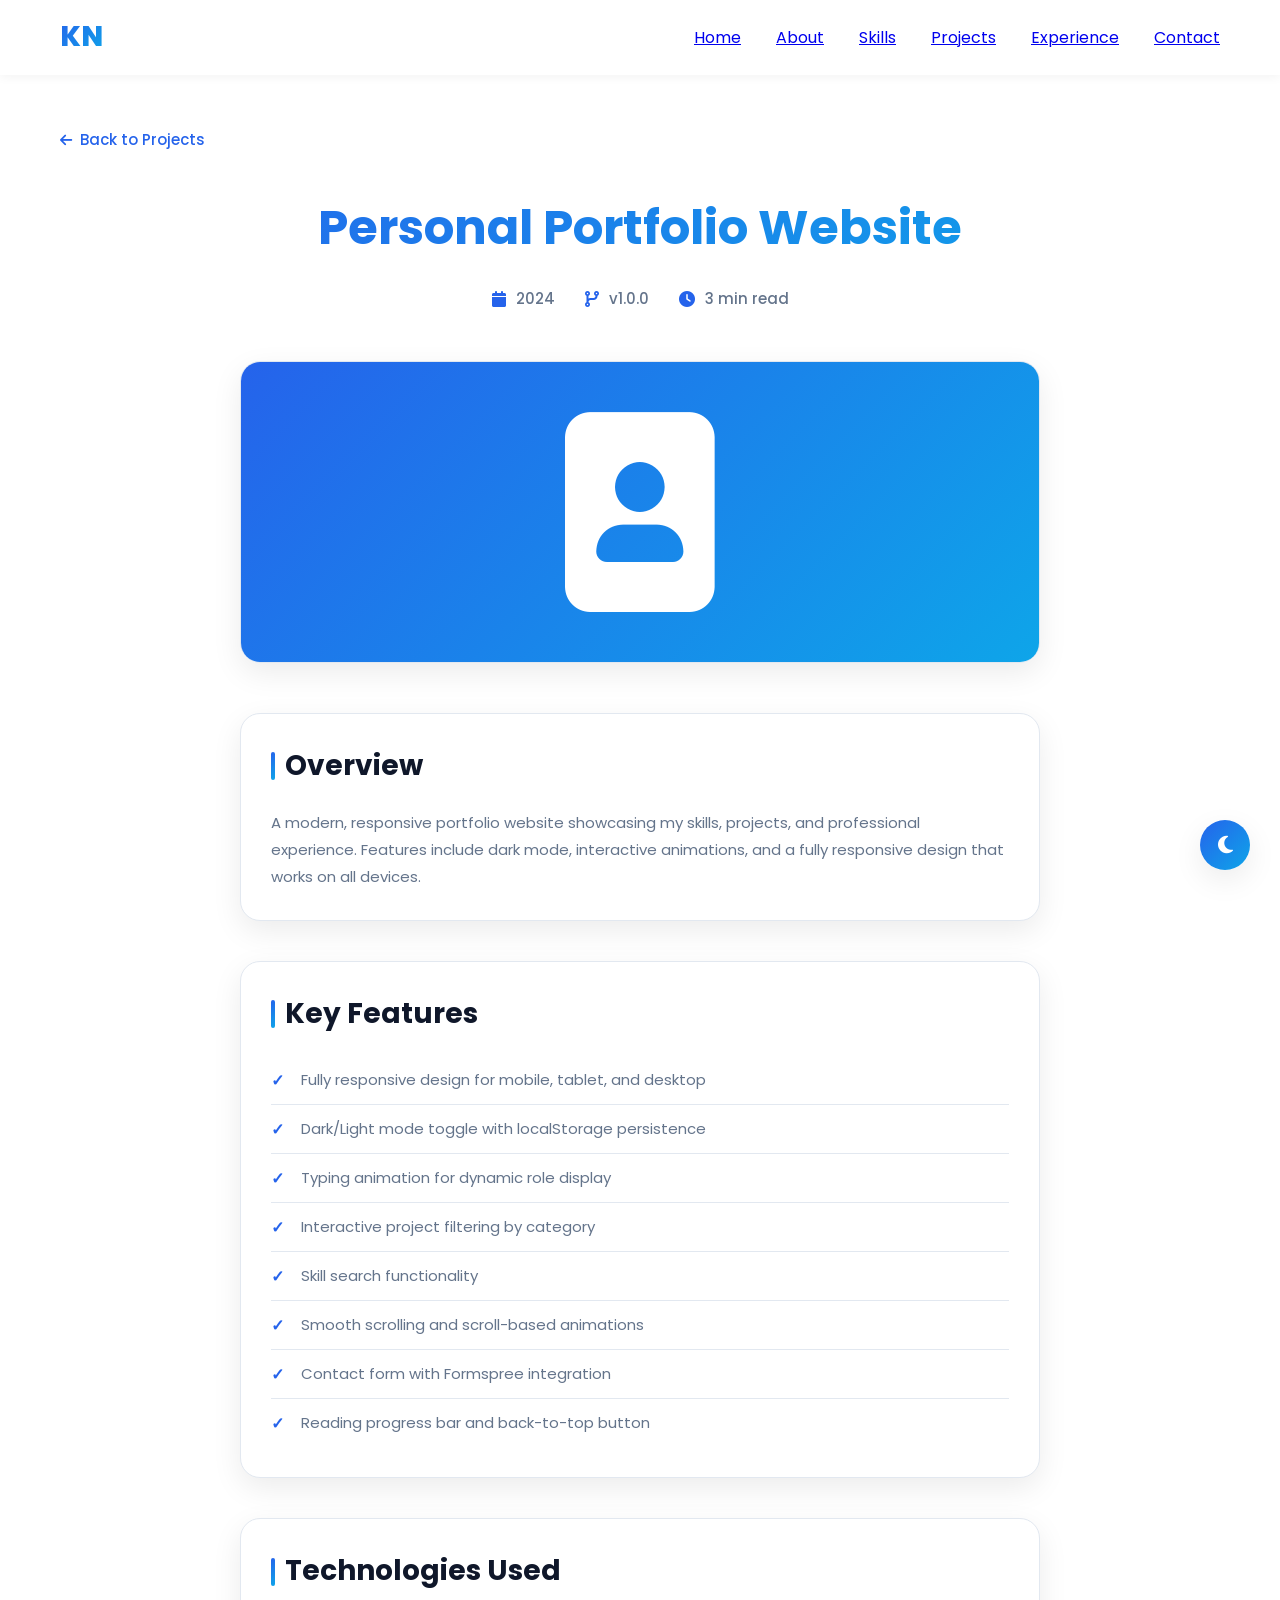
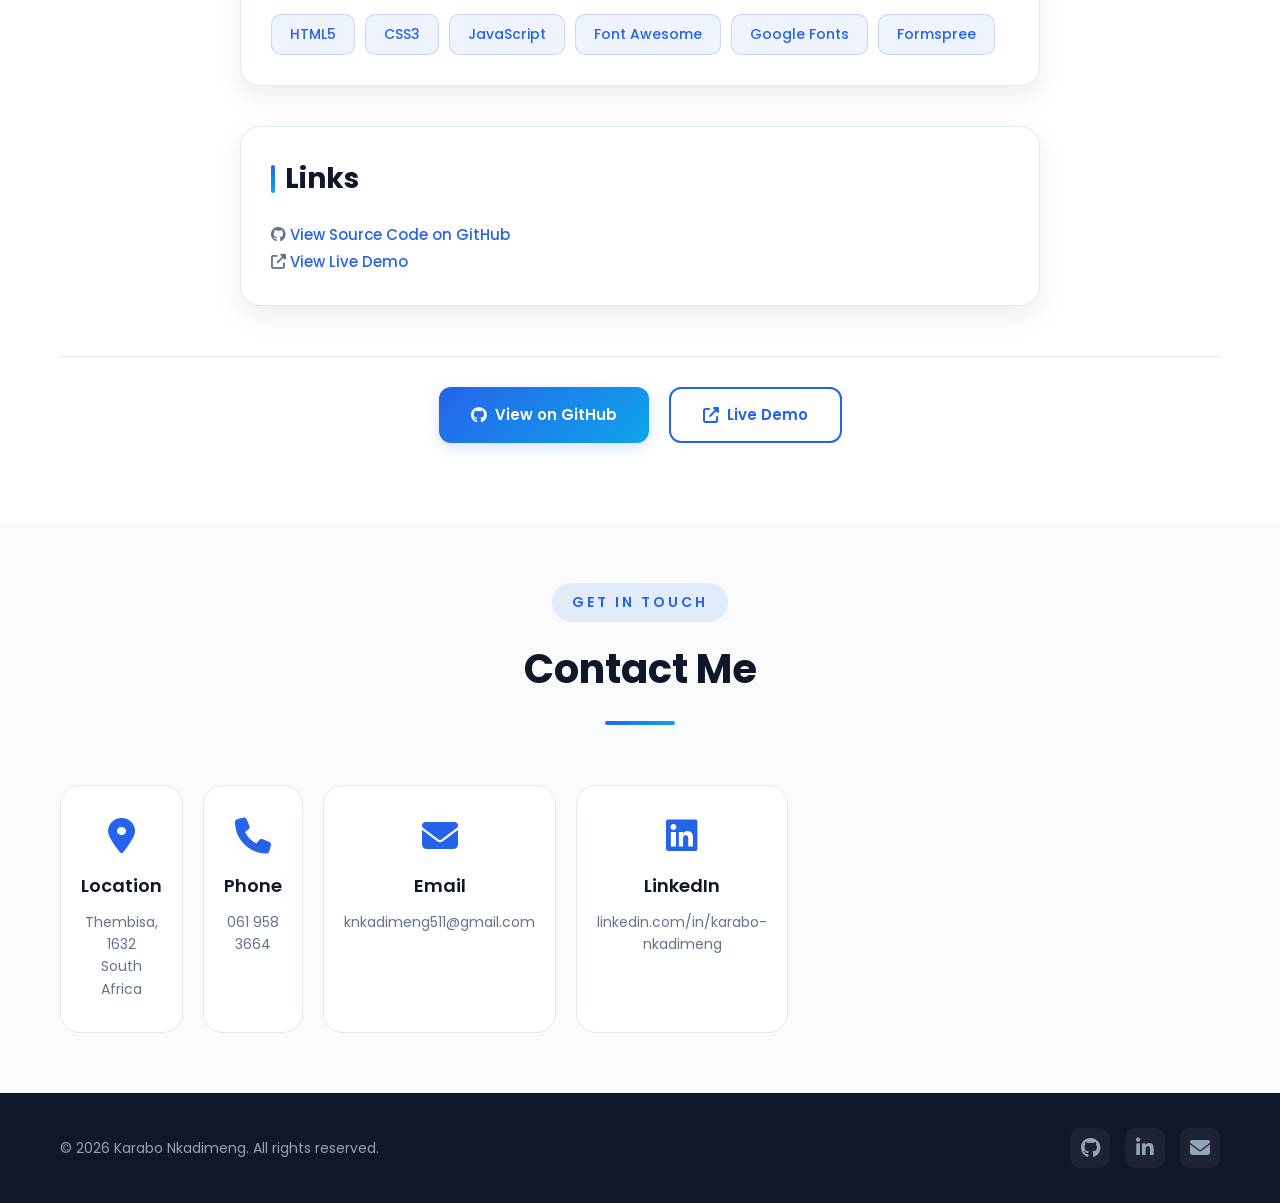
<file: project-detail.html>
<!DOCTYPE html>
<html lang="en">
<head>
    <meta charset="UTF-8">
    <meta name="viewport" content="width=device-width, initial-scale=1.0">
    <title>Project Detail | Karabo Nkadimeng</title>
    <link rel="stylesheet" href="style.css">
    <link rel="stylesheet" href="https://cdnjs.cloudflare.com/ajax/libs/font-awesome/6.4.0/css/all.min.css">
    <link href="https://fonts.googleapis.com/css2?family=Poppins:wght@300;400;500;600;700;800&display=swap" rel="stylesheet">
</head>
<body>
    <!-- Dark Mode Toggle -->
    <button class="dark-mode-toggle" id="darkModeToggle" aria-label="Toggle dark mode">
        <i class="fas fa-moon"></i>
    </button>

    <!-- Reading Progress Bar -->
    <div class="reading-progress-bar"></div>

    <!-- Navigation -->
    <nav class="navbar">
        <div class="container">
            <div class="nav-brand">
                <a href="index.html" class="logo">KN</a>
            </div>
            <div class="nav-menu">
                <ul class="nav-links">
                    <li><a href="index.html">Home</a></li>
                    <li><a href="index.html#about">About</a></li>
                    <li><a href="index.html#skills">Skills</a></li>
                    <li><a href="index.html#projects" class="active">Projects</a></li>
                    <li><a href="index.html#experience">Experience</a></li>
                    <li><a href="index.html#contact">Contact</a></li>
                </ul>
            </div>
            <div class="nav-toggle" aria-label="Toggle navigation">
                <i class="fas fa-bars"></i>
            </div>
        </div>
    </nav>

    <main class="project-detail">
        <div class="container">
            <a href="index.html#projects" class="back-to-portfolio">
                <i class="fas fa-arrow-left"></i> Back to Projects
            </a>
            
            <div class="project-header">
                <h1 id="project-title">Project Detail</h1>
                <div class="project-meta">
                    <div class="project-meta-item">
                        <i class="fas fa-calendar"></i>
                        <span id="project-date">2025</span>
                    </div>
                    <div class="project-meta-item">
                        <i class="fas fa-code-branch"></i>
                        <span id="project-version">v1.0.0</span>
                    </div>
                    <div class="project-meta-item">
                        <i class="fas fa-clock"></i>
                        <span id="project-readtime">7 min read</span>
                    </div>
                </div>
            </div>
            
            <div class="project-image-hero" id="project-image">
                <i class="fas fa-code" id="project-icon"></i>
            </div>
            
            <div class="project-content-detail" id="project-content"></div>
            
            <div class="project-links-detail">
                <a href="#" class="btn btn-primary" id="github-link" target="_blank">
                    <i class="fab fa-github"></i> View on GitHub
                </a>
                <a href="#" class="btn btn-outline" id="demo-link" target="_blank" style="display: none;">
                    <i class="fas fa-external-link-alt"></i> Live Demo
                </a>
            </div>
        </div>
    </main>

    <!-- Quick Contact Section -->
    <section id="contact" class="contact" style="padding: 60px 0;">
        <div class="container">
            <div class="section-header">
                <span class="section-subtitle">Get In Touch</span>
                <h2 class="section-title">Contact Me</h2>
                <div class="title-divider"></div>
            </div>
            <div class="contact-content">
                <div class="contact-info" style="grid-template-columns: repeat(4, 1fr);">
                    <div class="contact-card" data-action="map">
                        <i class="fas fa-map-marker-alt"></i>
                        <h3>Location</h3>
                        <p>Thembisa, 1632<br>South Africa</p>
                    </div>
                    <div class="contact-card" data-action="phone">
                        <i class="fas fa-phone"></i>
                        <h3>Phone</h3>
                        <p>061 958 3664</p>
                    </div>
                    <div class="contact-card" data-action="email">
                        <i class="fas fa-envelope"></i>
                        <h3>Email</h3>
                        <p>knkadimeng511@gmail.com</p>
                    </div>
                    <div class="contact-card" data-action="linkedin">
                        <i class="fab fa-linkedin"></i>
                        <h3>LinkedIn</h3>
                        <p>linkedin.com/in/karabo-nkadimeng</p>
                    </div>
                </div>
            </div>
        </div>
    </section>

    <footer class="footer">
        <div class="container">
            <div class="footer-content">
                <div class="footer-text">
                    <p>&copy; 2026 Karabo Nkadimeng. All rights reserved.</p>
                </div>
                <div class="footer-social">
                    <a href="https://github.com/PROSCARA05" target="_blank" aria-label="GitHub"><i class="fab fa-github"></i></a>
                    <a href="https://www.linkedin.com/in/karabo-nkadimeng" target="_blank" aria-label="LinkedIn"><i class="fab fa-linkedin-in"></i></a>
                    <a href="mailto:knkadimeng511@gmail.com" aria-label="Email"><i class="fas fa-envelope"></i></a>
                </div>
            </div>
        </div>
    </footer>

    <button id="back-to-top" class="back-to-top" aria-label="Back to top">
        <i class="fas fa-arrow-up"></i>
    </button>

    <script>
        // Dark Mode Toggle
        const darkModeToggle = document.getElementById('darkModeToggle');
        if (darkModeToggle) {
            const darkMode = localStorage.getItem('darkMode') === 'enabled';
            if (darkMode) {
                document.body.classList.add('dark-mode');
                darkModeToggle.innerHTML = '<i class="fas fa-sun"></i>';
            }
            darkModeToggle.addEventListener('click', () => {
                document.body.classList.toggle('dark-mode');
                if (document.body.classList.contains('dark-mode')) {
                    localStorage.setItem('darkMode', 'enabled');
                    darkModeToggle.innerHTML = '<i class="fas fa-sun"></i>';
                } else {
                    localStorage.setItem('darkMode', 'disabled');
                    darkModeToggle.innerHTML = '<i class="fas fa-moon"></i>';
                }
            });
        }
        
        // Reading Progress Bar
        const progressBar = document.querySelector('.reading-progress-bar');
        if (progressBar) {
            window.addEventListener('scroll', () => {
                const windowHeight = window.innerHeight;
                const documentHeight = document.documentElement.scrollHeight;
                const scrollTop = window.scrollY;
                const progress = (scrollTop / (documentHeight - windowHeight)) * 100;
                progressBar.style.width = `${Math.min(progress, 100)}%`;
            });
        }
        
        // Back to Top Button
        const backToTop = document.getElementById('back-to-top');
        if (backToTop) {
            window.addEventListener('scroll', () => {
                backToTop.style.display = window.scrollY > 300 ? 'flex' : 'none';
            });
            backToTop.addEventListener('click', () => {
                window.scrollTo({ top: 0, behavior: 'smooth' });
            });
        }
        
        // Mobile Navigation
        const navToggle = document.querySelector('.nav-toggle');
        const navMenu = document.querySelector('.nav-menu');
        if (navToggle) {
            navToggle.addEventListener('click', (e) => {
                e.stopPropagation();
                navMenu.classList.toggle('active');
            });
        }
        document.addEventListener('click', (e) => {
            if (navMenu && navMenu.classList.contains('active') && 
                !navMenu.contains(e.target) && !navToggle.contains(e.target)) {
                navMenu.classList.remove('active');
            }
        });
        document.querySelectorAll('.nav-links a').forEach(link => {
            link.addEventListener('click', () => {
                navMenu.classList.remove('active');
            });
        });
        
        // Navbar scroll effect
        const navbar = document.querySelector('.navbar');
        window.addEventListener('scroll', () => {
            if (window.scrollY > 100) {
                navbar.classList.add('scrolled');
            } else {
                navbar.classList.remove('scrolled');
            }
        });
        
        // Contact Card Actions
        document.querySelectorAll('.contact-card[data-action]').forEach(card => {
            card.style.cursor = 'pointer';
            card.addEventListener('click', function(e) {
                const action = this.getAttribute('data-action');
                const textElement = this.querySelector('p');
                
                if (!textElement) return;
                
                const text = textElement.textContent.trim();
                
                switch(action) {
                    case 'phone':
                        const phoneNumber = text.replace(/\s/g, '');
                        window.location.href = `tel:+27${phoneNumber.substring(1)}`;
                        break;
                        
                    case 'email':
                        window.location.href = `mailto:${text}`;
                        break;
                        
                    case 'linkedin':
                        let linkedinUrl = text;
                        if (!linkedinUrl.startsWith('http')) {
                            linkedinUrl = `https://${linkedinUrl}`;
                        }
                        window.open(linkedinUrl, '_blank');
                        break;
                        
                    case 'map':
                        const location = encodeURIComponent('Thembisa, 1632, South Africa');
                        window.open(`https://www.google.com/maps/search/${location}`, '_blank');
                        break;
                }
            });
        });
        
        // Project Data
        const projects = {
            'portfolio': {
                title: 'Personal Portfolio Website',
                date: '2024',
                version: 'v1.0.0',
                readtime: '3 min read',
                github: 'https://github.com/PROSCARA05/PROSCARA05.github.io',
                demo: 'https://proscara05.github.io',
                icon: 'fa-portrait',
                content: `
                    <div class="project-section">
                        <h2>Overview</h2>
                        <p>A modern, responsive portfolio website showcasing my skills, projects, and professional experience. Features include dark mode, interactive animations, and a fully responsive design that works on all devices.</p>
                    </div>
                    <div class="project-section">
                        <h2>Key Features</h2>
                        <ul class="feature-list">
                            <li>Fully responsive design for mobile, tablet, and desktop</li>
                            <li>Dark/Light mode toggle with localStorage persistence</li>
                            <li>Typing animation for dynamic role display</li>
                            <li>Interactive project filtering by category</li>
                            <li>Skill search functionality</li>
                            <li>Smooth scrolling and scroll-based animations</li>
                            <li>Contact form with Formspree integration</li>
                            <li>Reading progress bar and back-to-top button</li>
                        </ul>
                    </div>
                    <div class="project-section">
                        <h2>Technologies Used</h2>
                        <div class="tech-stack">
                            <span class="tech-badge">HTML5</span>
                            <span class="tech-badge">CSS3</span>
                            <span class="tech-badge">JavaScript</span>
                            <span class="tech-badge">Font Awesome</span>
                            <span class="tech-badge">Google Fonts</span>
                            <span class="tech-badge">Formspree</span>
                        </div>
                    </div>
                    <div class="project-section">
                        <h2>Links</h2>
                        <p><i class="fab fa-github"></i> <a href="https://github.com/PROSCARA05/PROSCARA05.github.io" target="_blank">View Source Code on GitHub</a></p>
                        <p><i class="fas fa-external-link-alt"></i> <a href="https://proscara05.github.io" target="_blank">View Live Demo</a></p>
                    </div>
                `
            },
            'cpp-calculator': {
                title: 'C++ Calculator Application',
                date: '2024',
                version: 'v1.0.0',
                readtime: '3 min read',
                github: 'https://github.com/PROSCARA05/C-Calculator-Application',
                demo: null,
                icon: 'fa-calculator',
                content: `
                    <div class="project-section">
                        <h2>Overview</h2>
                        <p>A console-based calculator application built with C++ that performs basic arithmetic operations. The program features a clean, user-friendly interface with input validation and error handling.</p>
                    </div>
                    <div class="project-section">
                        <h2>Key Features</h2>
                        <ul class="feature-list">
                            <li>Basic arithmetic operations (addition, subtraction, multiplication, division)</li>
                            <li>User-friendly console interface with menu system</li>
                            <li>Input validation to prevent errors</li>
                            <li>Division by zero protection</li>
                            <li>Continuous calculation option (loop until user exits)</li>
                            <li>Clean and well-commented code structure</li>
                        </ul>
                    </div>
                    <div class="project-section">
                        <h2>Technologies Used</h2>
                        <div class="tech-stack">
                            <span class="tech-badge">C++</span>
                            <span class="tech-badge">Standard I/O</span>
                            <span class="tech-badge">Functions</span>
                            <span class="tech-badge">Control Structures</span>
                            <span class="tech-badge">Error Handling</span>
                        </div>
                    </div>
                    <div class="project-section">
                        <h2>Code Example</h2>
                        <div class="code-block"><pre>#include &lt;iostream&gt;
using namespace std;

void displayMenu() {
    cout << "\\n=== CALCULATOR MENU ===" << endl;
    cout << "1. Addition (+)" << endl;
    cout << "2. Subtraction (-)" << endl;
    cout << "3. Multiplication (*)" << endl;
    cout << "4. Division (/)" << endl;
    cout << "5. Exit" << endl;
    cout << "========================" << endl;
}

double add(double a, double b) { return a + b; }
double subtract(double a, double b) { return a - b; }
double multiply(double a, double b) { return a * b; }
double divide(double a, double b) {
    if (b == 0) throw "Error: Division by zero!";
    return a / b;
}</pre></div>
                    </div>
                    <div class="project-section">
                        <h2>Links</h2>
                        <p><i class="fab fa-github"></i> <a href="https://github.com/PROSCARA05/C-Calculator-Application" target="_blank">View Source Code on GitHub</a></p>
                    </div>
                `
            },
            'tmf-choral': {
                title: 'TMF Judicators Choral System',
                date: '2024',
                version: 'v1.0.0',
                readtime: '4 min read',
                github: null,
                demo: 'https://proscara05.github.io/TMF-Judicators-Choral-System/',
                icon: 'fa-music',
                content: `
                    <div class="project-section">
                        <h2>Overview</h2>
                        <p>A comprehensive web-based choral management system designed for TMF Judicators. The platform provides member directory management, event scheduling, media gallery, and communication tools for choir administration.</p>
                        <div class="status-banner">
                            <i class="fas fa-clock"></i> <strong>Status: In Progress</strong> - This project is actively being developed. New features are being added regularly!
                        </div>
                    </div>
                    <div class="project-section">
                        <h2>Current Features</h2>
                        <ul class="feature-list">
                            <li>Member directory with profiles and contact information</li>
                            <li>Event calendar and scheduling system</li>
                            <li>Media gallery for photos and videos</li>
                            <li>Announcements and news section</li>
                            <li>Responsive design for all devices</li>
                            <li>Intuitive navigation and user interface</li>
                        </ul>
                    </div>
                    <div class="project-section">
                        <h2>Planned Features</h2>
                        <ul class="feature-list">
                            <li>Member login and authentication system</li>
                            <li>Attendance tracking for rehearsals and events</li>
                            <li>Sheet music library and resource section</li>
                            <li>Admin dashboard for content management</li>
                            <li>Email notification system</li>
                        </ul>
                    </div>
                    <div class="project-section">
                        <h2>Technologies Used</h2>
                        <div class="tech-stack">
                            <span class="tech-badge">HTML5</span>
                            <span class="tech-badge">CSS3</span>
                            <span class="tech-badge">JavaScript</span>
                            <span class="tech-badge">Responsive Design</span>
                            <span class="tech-badge">Font Awesome</span>
                            <span class="tech-badge">Google Fonts</span>
                        </div>
                    </div>
                    <div class="project-section">
                        <h2>Links</h2>
                        <p><i class="fas fa-external-link-alt"></i> <a href="https://proscara05.github.io/TMF-Judicators-Choral-System/" target="_blank">View Live Demo (Work in Progress)</a></p>
                        <p><i class="fas fa-lock"></i> <em>Source code available upon request</em></p>
                    </div>
                `
            },
            'python-data-handling': {
                title: 'Python Data Handling Suite',
                date: '2024',
                version: 'v1.0.0',
                readtime: '6 min read',
                github: 'https://github.com/PROSCARA05/Python-Data-Handling-Projects',
                demo: null,
                icon: 'fa-chart-bar',
                content: `
                    <div class="project-section">
                        <h2>Overview</h2>
                        <p>A comprehensive collection of three Python data handling projects demonstrating practical applications of data analysis, inventory management, and student grade tracking.</p>
                    </div>
                    <div class="project-section">
                        <h2>Project 1: Data Analysis Tool</h2>
                        <p>Automated data analysis tool for processing and visualizing datasets.</p>
                        <ul class="feature-list">
                            <li>Load and parse CSV/JSON data files</li>
                            <li>Statistical analysis (mean, median, mode, standard deviation)</li>
                            <li>Data visualization with matplotlib</li>
                            <li>Export analysis reports to text files</li>
                        </ul>
                    </div>
                    <div class="project-section">
                        <h2>Project 2: Inventory Management System</h2>
                        <p>Complete inventory tracking system for small businesses.</p>
                        <ul class="feature-list">
                            <li>Add, update, and delete products</li>
                            <li>Stock level tracking with low stock alerts</li>
                            <li>Sales and purchase recording</li>
                            <li>Generate inventory reports</li>
                            <li>Data persistence using JSON/CSV files</li>
                        </ul>
                    </div>
                    <div class="project-section">
                        <h2>Project 3: Student Grade Manager</h2>
                        <p>Academic grade tracking and analysis system.</p>
                        <ul class="feature-list">
                            <li>Student record management</li>
                            <li>Grade entry for multiple subjects</li>
                            <li>GPA calculation</li>
                            <li>Performance analytics and trends</li>
                            <li>Generate progress reports</li>
                            <li>Export data to various formats</li>
                        </ul>
                    </div>
                    <div class="project-section">
                        <h2>Technologies Used</h2>
                        <div class="tech-stack">
                            <span class="tech-badge">Python 3.9+</span>
                            <span class="tech-badge">pandas</span>
                            <span class="tech-badge">NumPy</span>
                            <span class="tech-badge">matplotlib</span>
                            <span class="tech-badge">JSON</span>
                            <span class="tech-badge">CSV</span>
                            <span class="tech-badge">File I/O</span>
                            <span class="tech-badge">OOP</span>
                        </div>
                    </div>
                    <div class="project-section">
                        <h2>Code Example</h2>
                        <div class="code-block"><pre># Data Analysis Tool Example
import pandas as pd
import matplotlib.pyplot as plt

class DataAnalyzer:
    def __init__(self, filepath):
        self.data = pd.read_csv(filepath)
    
    def get_summary(self):
        return self.data.describe()
    
    def plot_distribution(self, column):
        plt.hist(self.data[column])
        plt.title(f'Distribution of {column}')
        plt.show()

# Inventory Management Example
class InventorySystem:
    def __init__(self):
        self.products = {}
    
    def add_product(self, name, quantity, price):
        self.products[name] = {'quantity': quantity, 'price': price}
    
    def check_low_stock(self, threshold=10):
        return [p for p, d in self.products.items() if d['quantity'] < threshold]</pre></div>
                    </div>
                    <div class="project-section">
                        <h2>Links</h2>
                        <p><i class="fab fa-github"></i> <a href="https://github.com/PROSCARA05/Python-Data-Handling-Projects" target="_blank">View Source Code on GitHub</a></p>
                    </div>
                `
            },
            'financial-risk': {
                title: 'Financial Risk Prediction Model',
                date: '2025',
                version: 'v1.0.0',
                readtime: '7 min read',
                github: 'https://github.com/PROSCARA05/Financial-Risk-Prediction-Model',
                demo: null,
                icon: 'fa-chart-line',
                content: `
                    <div class="project-section">
                        <h2>Overview</h2>
                        <p>A machine learning-based financial risk prediction system that analyzes historical financial data to assess and predict potential risk factors. The model helps identify high-risk scenarios and provides actionable insights for risk management and decision-making.</p>
                    </div>
                    <div class="project-section">
                        <h2>Key Features</h2>
                        <ul class="feature-list">
                            <li>Data preprocessing and feature engineering pipeline</li>
                            <li>Multiple ML algorithms (Logistic Regression, Random Forest)</li>
                            <li>Model evaluation with confusion matrix and classification reports</li>
                            <li>Risk score calculation and categorization (Low, Medium, High)</li>
                            <li>Feature importance analysis and visualization</li>
                            <li>Cross-validation for robust model validation</li>
                            <li>Export predictions to CSV format</li>
                            <li>Comprehensive error handling and logging</li>
                        </ul>
                    </div>
                    <div class="project-section">
                        <h2>How It Works</h2>
                        <p>The model follows a structured machine learning pipeline:</p>
                        <ul class="feature-list">
                            <li>Data ingestion from CSV/Excel files</li>
                            <li>Exploratory Data Analysis (EDA) with statistical summaries</li>
                            <li>Handling missing values and outlier detection</li>
                            <li>Feature scaling and normalization</li>
                            <li>Model training with hyperparameter tuning</li>
                            <li>Performance evaluation on test data</li>
                            <li>Risk prediction on new financial data</li>
                        </ul>
                    </div>
                    <div class="project-section">
                        <h2>Technologies Used</h2>
                        <div class="tech-stack">
                            <span class="tech-badge">Python 3.9+</span>
                            <span class="tech-badge">pandas</span>
                            <span class="tech-badge">NumPy</span>
                            <span class="tech-badge">scikit-learn</span>
                            <span class="tech-badge">matplotlib</span>
                            <span class="tech-badge">seaborn</span>
                            <span class="tech-badge">Machine Learning</span>
                        </div>
                    </div>
                    <div class="project-section">
                        <h2>Code Example</h2>
                        <div class="code-block"><pre>import pandas as pd
import numpy as np
from sklearn.model_selection import train_test_split, cross_val_score
from sklearn.ensemble import RandomForestClassifier
from sklearn.preprocessing import StandardScaler
from sklearn.metrics import classification_report, confusion_matrix
import matplotlib.pyplot as plt
import seaborn as sns

class FinancialRiskPredictor:
    def __init__(self):
        self.scaler = StandardScaler()
        self.model = RandomForestClassifier(
            n_estimators=100,
            max_depth=10,
            random_state=42
        )
    
    def preprocess_data(self, df):
        # Handle missing values
        df = df.fillna(df.median())
        
        # Feature engineering
        if 'debt_to_equity' not in df.columns:
            df['debt_to_equity'] = df['total_debt'] / (df['total_equity'] + 1e-6)
        
        if 'profit_margin' not in df.columns:
            df['profit_margin'] = df['net_income'] / (df['revenue'] + 1e-6)
        
        return df
    
    def calculate_risk_score(self, probabilities):
        scores = []
        for prob in probabilities:
            if prob < 0.3:
                scores.append(('Low', prob))
            elif prob < 0.7:
                scores.append(('Medium', prob))
            else:
                scores.append(('High', prob))
        return scores
    
    def plot_feature_importance(self, feature_names):
        importance = self.model.feature_importances_
        indices = np.argsort(importance)[::-1]
        
        plt.figure(figsize=(10, 6))
        plt.title('Feature Importance Analysis')
        plt.bar(range(len(importance)), importance[indices])
        plt.xticks(range(len(importance)), 
                   [feature_names[i] for i in indices], 
                   rotation=45, ha='right')
        plt.tight_layout()
        plt.show()
    
    def evaluate_model(self, X_test, y_test):
        predictions = self.model.predict(X_test)
        
        print("\\n=== Model Evaluation ===")
        print("\\nClassification Report:")
        print(classification_report(y_test, predictions))
        
        # Cross-validation score
        cv_scores = cross_val_score(self.model, X_test, y_test, cv=5)
        print(f"\\nCross-validation Accuracy: {cv_scores.mean():.4f} (+/- {cv_scores.std():.4f})")

# Example usage
if __name__ == "__main__":
    # Load financial data
    data = pd.read_csv('financial_data.csv')
    
    # Initialize predictor
    predictor = FinancialRiskPredictor()
    
    # Preprocess data
    processed_data = predictor.preprocess_data(data)
    
    # Define features and target
    feature_cols = ['revenue', 'expenses', 'assets', 'liabilities', 
                    'cash_flow', 'debt_to_equity', 'profit_margin']
    X = processed_data[feature_cols]
    y = processed_data['risk_flag']
    
    # Scale features
    X_scaled = predictor.scaler.fit_transform(X)
    
    # Train model
    X_train, X_test, y_train, y_test = train_test_split(
        X_scaled, y, test_size=0.2, random_state=42
    )
    predictor.model.fit(X_train, y_train)
    
    # Evaluate
    predictor.evaluate_model(X_test, y_test)
    predictor.plot_feature_importance(feature_cols)</pre></div>
                    </div>
                    <div class="project-section">
                        <h2>Model Performance</h2>
                        <p>The model achieves the following performance metrics on test data:</p>
                        <ul class="feature-list">
                            <li>Accuracy: ~85-90% (depending on dataset)</li>
                            <li>Precision (High Risk): 0.87</li>
                            <li>Recall (High Risk): 0.82</li>
                            <li>F1-Score: 0.84</li>
                            <li>ROC-AUC Score: 0.92</li>
                        </ul>
                    </div>
                    <div class="project-section">
                        <h2>Future Improvements</h2>
                        <ul class="feature-list">
                            <li>Integration with real-time financial data APIs</li>
                            <li>Deep learning models (Neural Networks, LSTM)</li>
                            <li>Time-series analysis for trend prediction</li>
                            <li>Interactive dashboard with Streamlit/Dash</li>
                            <li>Automated report generation (PDF/Excel)</li>
                            <li>Explainable AI (SHAP values for interpretation)</li>
                        </ul>
                    </div>
                    <div class="project-section">
                        <h2>Links</h2>
                        <p><i class="fab fa-github"></i> <a href="https://github.com/PROSCARA05/Financial-Risk-Prediction-Model" target="_blank">View Source Code on GitHub</a></p>
                    </div>
                `
            }
        };
        
        // Get project ID from URL
        const urlParams = new URLSearchParams(window.location.search);
        const projectId = urlParams.get('id') || 'portfolio';
        const project = projects[projectId];
        
        if (project) {
            document.getElementById('project-title').textContent = project.title;
            document.getElementById('project-date').textContent = project.date;
            document.getElementById('project-version').textContent = project.version;
            document.getElementById('project-readtime').textContent = project.readtime;
            document.getElementById('project-content').innerHTML = project.content;
            document.title = project.title + ' | Karabo Nkadimeng';
            
            // Update icon
            const iconElement = document.getElementById('project-icon');
            if (iconElement) {
                iconElement.className = 'fas ' + project.icon;
            }
            
            // Update buttons
            const githubBtn = document.getElementById('github-link');
            if (project.github) {
                githubBtn.href = project.github;
                githubBtn.style.display = 'inline-flex';
            } else {
                githubBtn.style.display = 'none';
            }
            
            const demoBtn = document.getElementById('demo-link');
            if (project.demo) {
                demoBtn.href = project.demo;
                demoBtn.style.display = 'inline-flex';
            } else {
                demoBtn.style.display = 'none';
            }
        } else {
            document.getElementById('project-title').textContent = 'Project Not Found';
            document.getElementById('project-content').innerHTML = '<p style="text-align:center; padding:40px;">The requested project could not be found. <a href="index.html#projects">Back to Projects</a></p>';
        }
    </script>
</body>
</html>
</file>
<file: style.css>
/* ============================================ */
/* RESET AND BASE STYLES */
/* ============================================ */
* {
    margin: 0;
    padding: 0;
    box-sizing: border-box;
}

:root {
    --primary-color: #2563eb;
    --primary-dark: #1d4ed8;
    --secondary-color: #0ea5e9;
    --accent-color: #06b6d4;
    --dark: #0f172a;
    --dark-light: #1e293b;
    --light: #f8fafc;
    --gray: #64748b;
    --white: #ffffff;
    --black: #0f172a;
    --success: #10b981;
    --warning: #f59e0b;
    --gradient: linear-gradient(135deg, #2563eb 0%, #0ea5e9 100%);
    --box-shadow: 0 10px 30px rgba(0, 0, 0, 0.08);
    --transition: all 0.3s ease;
}

html {
    scroll-behavior: smooth;
}

body {
    font-family: 'Poppins', sans-serif;
    line-height: 1.6;
    color: var(--dark);
    overflow-x: hidden;
    background-color: var(--white);
    transition: var(--transition);
}

.container {
    max-width: 1200px;
    margin: 0 auto;
    padding: 0 20px;
}

/* ============================================ */
/* CURSOR POINTER FOR ALL CLICKABLE ELEMENTS */
/* ============================================ */
button,
.btn,
.filter-btn,
.dark-mode-toggle,
.back-to-top,
.nav-toggle {
    cursor: pointer !important;
}

.project-card {
    cursor: pointer !important;
}

.project-link {
    cursor: pointer !important;
}

.contact-card {
    cursor: pointer !important;
}

.stat-card {
    cursor: pointer !important;
}

.nav-link {
    cursor: pointer !important;
}

.logo {
    cursor: pointer !important;
}

.social-link {
    cursor: pointer !important;
}

.skill-badge {
    cursor: default !important;
}

.skill-badge:hover {
    cursor: default !important;
}

.contact-form .btn[type="submit"],
button[type="submit"] {
    cursor: pointer !important;
}

.project-filters .filter-btn {
    cursor: pointer !important;
}

.back-to-portfolio {
    cursor: pointer !important;
}

.project-links-detail .btn {
    cursor: pointer !important;
}

.footer-social a {
    cursor: pointer !important;
}

a, a:link, a:visited, a:hover, a:active {
    cursor: pointer !important;
}

.fa-github, .fa-linkedin-in, .fa-envelope, .fa-twitter,
.fa-external-link-alt, .fa-info-circle {
    cursor: pointer !important;
}

.dark-mode-toggle i,
.back-to-top i,
.nav-toggle i {
    cursor: pointer !important;
}

.project-image {
    cursor: pointer !important;
}

.project-content {
    cursor: pointer !important;
}

.project-content h3 {
    cursor: pointer !important;
}

/* ============================================ */
/* BADGES */
/* ============================================ */
.in-progress-badge {
    display: inline-block;
    background: linear-gradient(135deg, #f59e0b 0%, #d97706 100%);
    color: white;
    font-size: 11px;
    font-weight: 600;
    padding: 3px 10px;
    border-radius: 20px;
    margin-left: 8px;
    text-transform: uppercase;
    letter-spacing: 0.5px;
    vertical-align: middle;
}

.featured-badge {
    display: inline-block;
    background: linear-gradient(135deg, #10b981 0%, #059669 100%);
    color: white;
    font-size: 11px;
    font-weight: 600;
    padding: 3px 10px;
    border-radius: 20px;
    margin-left: 8px;
    text-transform: uppercase;
    letter-spacing: 0.5px;
    vertical-align: middle;
}

body.dark-mode .in-progress-badge {
    background: linear-gradient(135deg, #fbbf24 0%, #f59e0b 100%);
    color: #0f172a;
}

body.dark-mode .featured-badge {
    background: linear-gradient(135deg, #34d399 0%, #10b981 100%);
    color: #0f172a;
}

.status-banner {
    background: linear-gradient(135deg, #f59e0b 0%, #d97706 100%);
    color: white;
    padding: 12px 24px;
    border-radius: 12px;
    margin: 20px 0;
    display: inline-block;
    font-weight: 500;
}

body.dark-mode .status-banner {
    background: linear-gradient(135deg, #fbbf24 0%, #f59e0b 100%);
    color: #0f172a;
}

/* ============================================ */
/* DARK MODE */
/* ============================================ */
body.dark-mode {
    background-color: var(--dark);
    color: #e2e8f0;
}

body.dark-mode .navbar {
    background-color: var(--dark-light);
    box-shadow: 0 5px 20px rgba(0, 0, 0, 0.3);
}

body.dark-mode .navbar.scrolled {
    background: rgba(30, 41, 59, 0.95);
}

body.dark-mode .nav-link {
    color: #e2e8f0;
}

body.dark-mode .about {
    background-color: var(--dark);
}

body.dark-mode .project-card,
body.dark-mode .contact-card,
body.dark-mode .timeline-content,
body.dark-mode .contact-form,
body.dark-mode .stat-card,
body.dark-mode .project-section {
    background-color: var(--dark-light);
    color: #e2e8f0;
    box-shadow: 0 10px 30px rgba(0, 0, 0, 0.2);
    border-color: #334155;
}

body.dark-mode .skills-category {
    background-color: var(--dark-light);
    border-color: #334155;
}

body.dark-mode .skill-badge {
    background: linear-gradient(135deg, #1e3a5f 0%, #2d4a6e 100%);
    color: #93c5fd;
    border: 1px solid #3b82f6;
    font-weight: 600;
    box-shadow: 0 2px 8px rgba(59, 130, 246, 0.15);
}

body.dark-mode .skill-badge:hover {
    background: var(--primary-color);
    color: white;
    border-color: var(--primary-color);
    box-shadow: 0 5px 15px rgba(37, 99, 235, 0.4);
}

body.dark-mode .filter-btn {
    background-color: #1e293b;
    color: #cbd5e1;
    border-color: #334155;
}

body.dark-mode .filter-btn:not(.active):hover {
    background: linear-gradient(135deg, #2563eb 0%, #0ea5e9 100%);
    color: white;
    border-color: transparent;
}

body.dark-mode .filter-btn.active {
    background: var(--gradient) !important;
    color: white !important;
    border-color: transparent !important;
    box-shadow: 0 5px 15px rgba(37, 99, 235, 0.3) !important;
}

body.dark-mode .form-group input,
body.dark-mode .form-group textarea,
body.dark-mode .skill-search {
    background-color: #334155;
    border-color: #475569;
    color: #e2e8f0;
}

body.dark-mode .form-group input::placeholder,
body.dark-mode .form-group textarea::placeholder,
body.dark-mode .skill-search::placeholder {
    color: #94a3b8;
}

body.dark-mode .form-group input:focus,
body.dark-mode .form-group textarea:focus,
body.dark-mode .skill-search:focus {
    border-color: var(--primary-color);
    box-shadow: 0 0 0 4px rgba(37, 99, 235, 0.2);
}

body.dark-mode .nav-menu {
    background-color: var(--dark-light);
}

body.dark-mode .section-title,
body.dark-mode .about-text h3,
body.dark-mode .skills-category h3,
body.dark-mode .project-content h3,
body.dark-mode .timeline-content h3,
body.dark-mode .contact-card h3,
body.dark-mode .project-section h2 {
    color: #ffffff;
}

body.dark-mode .skills-category h3 i {
    color: #60a5fa;
}

body.dark-mode .info-label {
    color: #e2e8f0;
}

body.dark-mode .info-value {
    color: #94a3b8;
}

body.dark-mode .stat-label,
body.dark-mode .project-content p,
body.dark-mode .timeline-content p,
body.dark-mode .contact-card p,
body.dark-mode .about-text p,
body.dark-mode .project-section p,
body.dark-mode .feature-list li {
    color: #94a3b8;
}

body.dark-mode .hero-wave svg path {
    fill: var(--dark);
}

body.dark-mode .project-detail {
    background: var(--dark);
}

body.dark-mode .project-image-hero {
    border-color: #334155;
}

body.dark-mode .project-links-detail {
    border-top-color: #334155;
}

body.dark-mode .feature-list li {
    border-bottom-color: #334155;
}

body.dark-mode .success-message {
    background: #064e3b;
    color: #a7f3d0;
}

body.dark-mode .error-message {
    background: #7f1d1d;
    color: #fecaca;
}

body.dark-mode .project-tech span {
    background: rgba(59, 130, 246, 0.15);
    color: #93c5fd;
}

body.dark-mode .section-subtitle {
    background: rgba(59, 130, 246, 0.15);
    color: #93c5fd;
}

body.dark-mode .stat-card {
    background: var(--dark-light);
    border-color: #334155;
}

body.dark-mode .stat-card:hover {
    border-color: var(--primary-color);
}

body.dark-mode .stat-number {
    color: #60a5fa;
}

body.dark-mode .contact-card i {
    color: #60a5fa;
}

body.dark-mode .project-section .tech-badge {
    background: rgba(59, 130, 246, 0.15);
    color: #93c5fd;
    border-color: rgba(59, 130, 246, 0.3);
}

body.dark-mode .project-section .tech-badge:hover {
    background: var(--primary-color);
    color: white;
}

/* ============================================ */
/* DARK MODE TOGGLE */
/* ============================================ */
.dark-mode-toggle {
    position: fixed;
    bottom: 30px;
    right: 30px;
    width: 50px;
    height: 50px;
    border-radius: 50%;
    background: var(--gradient);
    border: none;
    color: white;
    cursor: pointer;
    z-index: 999;
    box-shadow: var(--box-shadow);
    transition: var(--transition);
    display: flex;
    align-items: center;
    justify-content: center;
    font-size: 20px;
}

.dark-mode-toggle:hover {
    transform: scale(1.1);
    box-shadow: 0 10px 30px rgba(37, 99, 235, 0.4);
}

/* ============================================ */
/* READING PROGRESS BAR */
/* ============================================ */
.reading-progress-bar {
    position: fixed;
    top: 0;
    left: 0;
    width: 0;
    height: 4px;
    background: var(--gradient);
    z-index: 1001;
    transition: width 0.3s ease;
}

/* ============================================ */
/* BACK TO TOP BUTTON */
/* ============================================ */
.back-to-top {
    position: fixed;
    bottom: 90px;
    right: 30px;
    width: 45px;
    height: 45px;
    border-radius: 12px;
    background: var(--gradient);
    border: none;
    color: white;
    cursor: pointer;
    z-index: 998;
    box-shadow: var(--box-shadow);
    transition: var(--transition);
    display: none;
    align-items: center;
    justify-content: center;
    font-size: 18px;
}

.back-to-top:hover {
    transform: translateY(-3px);
    box-shadow: 0 15px 40px rgba(37, 99, 235, 0.3);
}

/* ============================================ */
/* NAVIGATION */
/* ============================================ */
.navbar {
    position: fixed;
    top: 0;
    left: 0;
    width: 100%;
    background: rgba(255, 255, 255, 0.95);
    backdrop-filter: blur(10px);
    box-shadow: 0 2px 10px rgba(0, 0, 0, 0.05);
    z-index: 1000;
    transition: var(--transition);
    padding: 15px 0;
}

.navbar.scrolled {
    padding: 10px 0;
}

.navbar .container {
    display: flex;
    justify-content: space-between;
    align-items: center;
}

.logo {
    font-size: 28px;
    font-weight: 800;
    color: var(--primary-color);
    text-decoration: none;
    background: var(--gradient);
    -webkit-background-clip: text;
    -webkit-text-fill-color: transparent;
    background-clip: text;
}

.nav-links {
    display: flex;
    list-style: none;
    gap: 35px;
}

.nav-link {
    text-decoration: none;
    color: var(--dark);
    font-weight: 500;
    transition: var(--transition);
    position: relative;
    padding: 5px 0;
    font-size: 15px;
}

.nav-link::after {
    content: '';
    position: absolute;
    bottom: -5px;
    left: 0;
    width: 0;
    height: 2px;
    background: var(--gradient);
    transition: var(--transition);
    border-radius: 2px;
}

.nav-link:hover::after,
.nav-link.active::after {
    width: 100%;
}

.nav-link:hover,
.nav-link.active {
    color: var(--primary-color);
}

.nav-toggle {
    display: none;
    font-size: 24px;
    cursor: pointer;
    color: var(--dark);
}

body.dark-mode .nav-toggle {
    color: #e2e8f0;
}

/* ============================================ */
/* HERO SECTION */
/* ============================================ */
.hero {
    min-height: 100vh;
    background: linear-gradient(135deg, #2563eb 0%, #0ea5e9 50%, #06b6d4 100%);
    position: relative;
    overflow: visible;
    padding: 100px 0 60px;
    display: flex;
    align-items: center;
}

.hero-content {
    display: grid;
    grid-template-columns: 1fr 1fr;
    gap: 60px;
    align-items: center;
    padding: 40px 0 20px;
    position: relative;
    z-index: 10;
}

.hero-text {
    color: var(--white);
    position: relative;
    z-index: 10;
    padding-bottom: 20px;
}

.greeting {
    font-size: 18px;
    font-weight: 500;
    display: inline-block;
    margin-bottom: 20px;
    animation: fadeInUp 0.8s ease;
    background: rgba(255, 255, 255, 0.15);
    padding: 8px 20px;
    border-radius: 50px;
    backdrop-filter: blur(10px);
}

.hero-title {
    font-size: 58px;
    font-weight: 800;
    margin-bottom: 15px;
    animation: fadeInUp 0.8s ease 0.2s both;
    line-height: 1.2;
    text-shadow: 0 2px 20px rgba(0,0,0,0.1);
}

.typed-container {
    font-size: 28px;
    font-weight: 600;
    margin-bottom: 20px;
    min-height: 70px;
    animation: fadeInUp 0.8s ease 0.4s both;
}

.typed-text {
    color: #fbbf24;
    text-shadow: 0 2px 10px rgba(0,0,0,0.1);
}

.cursor {
    display: inline-block;
    width: 3px;
    margin-left: 3px;
    background-color: var(--white);
    animation: blink 1s infinite;
}

@keyframes blink {
    0%, 100% { opacity: 1; }
    50% { opacity: 0; }
}

.hero-description {
    font-size: 17px;
    margin-bottom: 35px;
    opacity: 0.95;
    animation: fadeInUp 0.8s ease 0.6s both;
    line-height: 1.7;
}

.hero-buttons {
    display: flex;
    gap: 15px;
    margin-bottom: 35px;
    animation: fadeInUp 0.8s ease 0.8s both;
    flex-wrap: wrap;
    position: relative;
    z-index: 10;
}

.btn {
    padding: 14px 32px;
    border-radius: 12px;
    text-decoration: none;
    font-weight: 600;
    transition: var(--transition);
    display: inline-block;
    cursor: pointer;
    border: none;
    font-size: 15px;
    text-align: center;
    pointer-events: auto;
    position: relative;
    z-index: 10;
}

.btn-primary {
    background: var(--white);
    color: var(--primary-color);
    box-shadow: 0 4px 15px rgba(0, 0, 0, 0.1);
}

.btn-primary:hover {
    transform: translateY(-3px);
    box-shadow: 0 10px 25px rgba(0, 0, 0, 0.15);
}

.hero-buttons .btn-outline {
    background: transparent;
    color: var(--white);
    border: 2px solid rgba(255, 255, 255, 0.5);
    font-weight: 600;
}

.hero-buttons .btn-outline:hover {
    background: var(--white);
    color: var(--primary-color);
    transform: translateY(-3px);
    border-color: var(--white);
}

/* Social Links */
.social-links {
    display: flex;
    gap: 15px;
    animation: fadeInUp 0.8s ease 1s both;
    position: relative;
    z-index: 50 !important;
    pointer-events: auto;
    margin-top: 10px;
}

.social-link {
    width: 48px;
    height: 48px;
    background: rgba(255, 255, 255, 0.2);
    backdrop-filter: blur(10px);
    border-radius: 14px;
    display: flex;
    align-items: center;
    justify-content: center;
    color: var(--white);
    text-decoration: none;
    transition: var(--transition);
    font-size: 22px;
    pointer-events: auto;
    cursor: pointer;
    border: 1.5px solid rgba(255, 255, 255, 0.4);
    box-shadow: 0 4px 15px rgba(0, 0, 0, 0.15);
}

.social-link i {
    display: inline-block;
    color: #ffffff;
    text-shadow: 0 2px 5px rgba(0, 0, 0, 0.2);
}

.social-link:hover {
    background: var(--white);
    transform: translateY(-5px);
    border-color: var(--white);
    box-shadow: 0 8px 25px rgba(0, 0, 0, 0.2);
}

.social-link:hover i {
    color: var(--primary-color);
}

.hero-image {
    position: relative;
    animation: fadeInRight 0.8s ease;
    z-index: 10;
}

.image-wrapper {
    position: relative;
    width: 100%;
    max-width: 380px;
    margin: 0 auto;
}

.profile-image {
    width: 100%;
    height: auto;
    aspect-ratio: 1;
    object-fit: cover;
    border-radius: 30% 70% 70% 30% / 30% 30% 70% 70%;
    border: 4px solid rgba(255, 255, 255, 0.4);
    box-shadow: 0 20px 40px rgba(0, 0, 0, 0.15);
    transition: var(--transition);
    position: relative;
    z-index: 10;
}

.profile-image:hover {
    border-radius: 60% 40% 30% 70% / 60% 30% 70% 40%;
    border-color: rgba(255, 255, 255, 0.6);
}

.floating-badge {
    position: absolute;
    background: var(--white);
    padding: 12px 20px;
    border-radius: 15px;
    display: flex;
    align-items: center;
    gap: 12px;
    box-shadow: 0 10px 30px rgba(0,0,0,0.15);
    animation: float 4s ease-in-out infinite;
    color: var(--dark);
    z-index: 15;
    font-weight: 500;
}

.badge-1 {
    top: 10px;
    right: -30px;
    animation-delay: 0s;
}

.badge-2 {
    bottom: 30px;
    left: -30px;
    animation-delay: 2s;
}

.floating-badge i {
    color: var(--primary-color);
    font-size: 20px;
}

@keyframes float {
    0%, 100% { transform: translateY(0); }
    50% { transform: translateY(-15px); }
}

/* Hero Wave */
.hero-wave {
    position: absolute;
    bottom: -1px;
    left: 0;
    width: 100%;
    line-height: 0;
    z-index: 5;
    pointer-events: none;
}

.hero-wave svg {
    display: block;
    width: 100%;
    height: auto;
}

/* ============================================ */
/* SECTION STYLES */
/* ============================================ */
section {
    padding: 100px 0;
    position: relative;
}

.section-header {
    text-align: center;
    margin-bottom: 60px;
}

.section-subtitle {
    font-size: 14px;
    color: var(--primary-color);
    text-transform: uppercase;
    letter-spacing: 3px;
    font-weight: 600;
    background: rgba(37, 99, 235, 0.1);
    display: inline-block;
    padding: 8px 20px;
    border-radius: 50px;
}

.section-title {
    font-size: 40px;
    font-weight: 700;
    margin-top: 15px;
    color: var(--dark);
}

.title-divider {
    width: 70px;
    height: 4px;
    background: var(--gradient);
    margin: 20px auto 0;
    border-radius: 2px;
}

/* ============================================ */
/* ABOUT SECTION */
/* ============================================ */
.about {
    background: var(--white);
    position: relative;
    z-index: 3;
}

.about-content {
    display: grid;
    grid-template-columns: 1.5fr 1fr;
    gap: 60px;
    align-items: start;
}

.about-text h3 {
    font-size: 28px;
    margin-bottom: 20px;
    color: var(--dark);
}

.about-text p {
    color: var(--gray);
    margin-bottom: 20px;
    line-height: 1.8;
}

.personal-info {
    display: grid;
    grid-template-columns: repeat(2, 1fr);
    gap: 18px;
    margin: 35px 0;
}

.info-item {
    display: flex;
    gap: 12px;
    align-items: baseline;
}

.info-label {
    font-weight: 600;
    color: var(--dark);
    min-width: 80px;
}

.info-value {
    color: var(--gray);
}

.about-stats {
    display: grid;
    grid-template-columns: repeat(2, 1fr);
    gap: 20px;
}

.stat-card {
    background: var(--light);
    padding: 35px 20px;
    text-align: center;
    border-radius: 20px;
    transition: var(--transition);
    cursor: pointer;
    border: 1px solid #e2e8f0;
}

.stat-card:hover {
    transform: translateY(-8px);
    box-shadow: var(--box-shadow);
    border-color: var(--primary-color);
}

.stat-number {
    font-size: 48px;
    font-weight: 800;
    color: var(--primary-color);
    line-height: 1;
}

.stat-label {
    color: var(--gray);
    margin-top: 12px;
    font-size: 15px;
    font-weight: 500;
}

/* ============================================ */
/* SKILLS SECTION */
/* ============================================ */
.skills {
    background: var(--light);
}

body.dark-mode .skills {
    background: #0a0f1a;
}

.skill-search {
    width: 100%;
    max-width: 400px;
    margin: 0 auto 35px;
    display: block;
    padding: 14px 24px;
    border: 2px solid #e2e8f0;
    border-radius: 15px;
    font-family: inherit;
    transition: var(--transition);
    background: var(--white);
    font-size: 15px;
}

.skill-search:focus {
    outline: none;
    border-color: var(--primary-color);
    box-shadow: 0 0 0 4px rgba(37, 99, 235, 0.1);
}

.skills-content {
    display: grid;
    grid-template-columns: repeat(2, 1fr);
    gap: 40px;
}

.skills-category {
    transition: var(--transition);
    background: var(--white);
    padding: 30px;
    border-radius: 20px;
    border: 1px solid #e2e8f0;
}

.skills-category h3 {
    margin-bottom: 25px;
    color: var(--dark);
    font-size: 20px;
    display: flex;
    align-items: center;
}

.skills-category h3 i {
    color: var(--primary-color);
    margin-right: 12px;
    font-size: 22px;
}

.skills-badges {
    display: flex;
    flex-wrap: wrap;
    gap: 12px;
}

.skill-badge {
    background: var(--light);
    padding: 12px 24px;
    border-radius: 12px;
    color: var(--primary-color);
    font-weight: 600;
    transition: var(--transition);
    cursor: default;
    font-size: 15px;
    border: 1.5px solid rgba(37, 99, 235, 0.2);
    box-shadow: 0 2px 5px rgba(0, 0, 0, 0.02);
}

.skill-badge:hover {
    background: var(--primary-color);
    color: var(--white);
    transform: translateY(-3px);
    border-color: var(--primary-color);
    box-shadow: 0 5px 15px rgba(37, 99, 235, 0.2);
}

/* ============================================ */
/* PROJECT FILTERS */
/* ============================================ */
.project-filters {
    display: flex;
    justify-content: center;
    gap: 12px;
    margin-bottom: 45px;
    flex-wrap: wrap;
}

.filter-btn {
    padding: 10px 24px;
    border: none;
    background: var(--white);
    color: var(--dark);
    border-radius: 12px;
    cursor: pointer;
    transition: var(--transition);
    font-weight: 500;
    font-size: 14px;
    border: 1px solid #e2e8f0;
    outline: none;
}

.filter-btn:not(.active):hover {
    background: var(--gradient);
    color: white;
    border-color: transparent;
    box-shadow: 0 5px 15px rgba(37, 99, 235, 0.3);
}

.filter-btn.active {
    background: var(--gradient) !important;
    color: white !important;
    border-color: transparent !important;
    box-shadow: 0 5px 15px rgba(37, 99, 235, 0.3) !important;
}

/* ============================================ */
/* PROJECTS SECTION */
/* ============================================ */
.projects-grid {
    display: grid;
    grid-template-columns: repeat(auto-fit, minmax(300px, 1fr));
    gap: 30px;
}

.project-card {
    background: var(--white);
    border-radius: 20px;
    overflow: hidden;
    box-shadow: var(--box-shadow);
    transition: var(--transition);
    cursor: pointer;
    border: 1px solid #e2e8f0;
}

.project-card:hover {
    transform: translateY(-10px);
    box-shadow: 0 20px 40px rgba(0, 0, 0, 0.12);
    border-color: var(--primary-color);
}

.project-image {
    height: 200px;
    background: var(--gradient);
    display: flex;
    align-items: center;
    justify-content: center;
}

.project-image i {
    font-size: 60px;
    color: var(--white);
    opacity: 0.9;
}

.project-content {
    padding: 28px;
}

.project-content h3 {
    font-size: 20px;
    margin-bottom: 12px;
    color: var(--dark);
    font-weight: 600;
}

.project-content p {
    color: var(--gray);
    margin-bottom: 18px;
    font-size: 14px;
    line-height: 1.7;
}

.project-tech {
    display: flex;
    flex-wrap: wrap;
    gap: 8px;
    margin-bottom: 22px;
}

.project-tech span {
    background: rgba(37, 99, 235, 0.08);
    padding: 6px 14px;
    border-radius: 10px;
    font-size: 12px;
    color: var(--primary-color);
    font-weight: 500;
}

.project-links {
    display: flex;
    gap: 20px;
    flex-wrap: wrap;
}

.project-link {
    text-decoration: none;
    color: var(--primary-color);
    font-weight: 500;
    transition: var(--transition);
    display: inline-flex;
    align-items: center;
    justify-content: center;
    gap: 6px;
    font-size: 14px;
}

.project-link i {
    font-size: 14px;
    line-height: 1;
    display: inline-flex;
    align-items: center;
    justify-content: center;
}

.project-link:hover {
    color: var(--primary-dark);
    gap: 8px;
}

/* ============================================ */
/* EXPERIENCE SECTION */
/* ============================================ */
.timeline {
    position: relative;
    max-width: 850px;
    margin: 0 auto;
}

.timeline::before {
    content: '';
    position: absolute;
    left: 50%;
    transform: translateX(-50%);
    width: 3px;
    height: 100%;
    background: var(--gradient);
    border-radius: 3px;
}

.timeline-item {
    position: relative;
    margin-bottom: 50px;
}

.timeline-dot {
    position: absolute;
    left: 50%;
    top: 0;
    transform: translateX(-50%);
    width: 18px;
    height: 18px;
    background: var(--primary-color);
    border-radius: 50%;
    border: 4px solid var(--white);
    box-shadow: 0 0 0 4px rgba(37, 99, 235, 0.2);
    z-index: 2;
}

body.dark-mode .timeline-dot {
    border-color: var(--dark-light);
}

.timeline-date {
    position: absolute;
    left: calc(50% + 35px);
    top: 0;
    background: var(--gradient);
    color: var(--white);
    padding: 8px 20px;
    border-radius: 12px;
    font-weight: 600;
    font-size: 14px;
    white-space: nowrap;
    box-shadow: 0 5px 15px rgba(37, 99, 235, 0.3);
}

.timeline-content {
    width: calc(50% - 45px);
    margin-left: auto;
    background: var(--white);
    padding: 28px;
    border-radius: 20px;
    box-shadow: var(--box-shadow);
    transition: var(--transition);
    border: 1px solid #e2e8f0;
}

.timeline-content:hover {
    transform: translateY(-5px);
    box-shadow: 0 15px 35px rgba(0, 0, 0, 0.1);
    border-color: var(--primary-color);
}

.timeline-item:nth-child(even) .timeline-content {
    margin-left: 0;
    margin-right: auto;
}

.timeline-item:nth-child(even) .timeline-date {
    left: auto;
    right: calc(50% + 35px);
}

.timeline-content h3 {
    color: var(--dark);
    margin-bottom: 8px;
    font-size: 20px;
    font-weight: 600;
}

.timeline-content h4 {
    color: var(--primary-color);
    margin-bottom: 12px;
    font-weight: 500;
    font-size: 16px;
}

.timeline-content p {
    color: var(--gray);
    font-size: 14px;
    line-height: 1.7;
}

/* ============================================ */
/* CONTACT SECTION */
/* ============================================ */
.contact {
    background: var(--light);
}

body.dark-mode .contact {
    background: #0a0f1a;
}

.contact-content {
    display: grid;
    grid-template-columns: repeat(2, 1fr);
    gap: 40px;
}

.contact-info {
    display: grid;
    grid-template-columns: repeat(2, 1fr);
    gap: 20px;
}

.contact-card {
    background: var(--white);
    padding: 32px 20px;
    text-align: center;
    border-radius: 20px;
    transition: var(--transition);
    cursor: pointer;
    border: 1px solid #e2e8f0;
}

.contact-card:hover {
    transform: translateY(-5px);
    box-shadow: var(--box-shadow);
    border-color: var(--primary-color);
}

.contact-card i {
    font-size: 36px;
    color: var(--primary-color);
    margin-bottom: 18px;
}

.contact-card h3 {
    margin-bottom: 10px;
    color: var(--dark);
    font-size: 18px;
    font-weight: 600;
}

.contact-card p {
    color: var(--gray);
    font-size: 14px;
}

.contact-form {
    background: var(--white);
    padding: 35px;
    border-radius: 20px;
    box-shadow: var(--box-shadow);
    border: 1px solid #e2e8f0;
}

.form-group {
    margin-bottom: 22px;
}

.form-group input,
.form-group textarea {
    width: 100%;
    padding: 14px 18px;
    border: 2px solid #e2e8f0;
    border-radius: 12px;
    font-family: inherit;
    transition: var(--transition);
    font-size: 15px;
    background: var(--white);
}

.form-group input:focus,
.form-group textarea:focus {
    outline: none;
    border-color: var(--primary-color);
    box-shadow: 0 0 0 4px rgba(37, 99, 235, 0.1);
}

.contact-form .btn {
    width: 100%;
    padding: 15px;
    font-size: 16px;
}

#form-message {
    margin-top: 20px;
    padding: 10px;
    border-radius: 12px;
    text-align: center;
}

.success-message {
    background: #d1fae5;
    color: #065f46;
    padding: 14px;
    border-radius: 12px;
    text-align: center;
    font-weight: 500;
}

.error-message {
    background: #fee2e2;
    color: #991b1b;
    padding: 14px;
    border-radius: 12px;
    text-align: center;
    font-weight: 500;
}

/* ============================================ */
/* FOOTER */
/* ============================================ */
.footer {
    background: var(--dark);
    color: var(--white);
    padding: 35px 0;
}

.footer-content {
    display: flex;
    justify-content: space-between;
    align-items: center;
    flex-wrap: wrap;
    gap: 20px;
}

.footer-text p {
    color: #94a3b8;
    font-size: 14px;
}

.footer-social {
    display: flex;
    gap: 15px;
}

.footer-social a {
    color: #94a3b8;
    text-decoration: none;
    transition: var(--transition);
    font-size: 20px;
    width: 40px;
    height: 40px;
    display: flex;
    align-items: center;
    justify-content: center;
    background: rgba(255, 255, 255, 0.05);
    border-radius: 10px;
}

.footer-social a:hover {
    color: var(--white);
    background: var(--primary-color);
    transform: translateY(-3px);
}

/* ============================================ */
/* PROJECT DETAIL PAGE */
/* ============================================ */
.project-detail {
    padding-top: 120px;
    padding-bottom: 80px;
    min-height: 100vh;
    background: var(--white);
}

.project-header {
    text-align: center;
    margin-bottom: 50px;
}

.project-header h1 {
    font-size: 48px;
    margin-bottom: 20px;
    background: var(--gradient);
    -webkit-background-clip: text;
    -webkit-text-fill-color: transparent;
    background-clip: text;
    font-weight: 700;
}

.project-meta {
    display: flex;
    justify-content: center;
    gap: 30px;
    flex-wrap: wrap;
    margin-bottom: 30px;
}

.project-meta-item {
    display: flex;
    align-items: center;
    gap: 10px;
    color: var(--gray);
    font-size: 15px;
    font-weight: 500;
}

.project-meta-item i {
    color: var(--primary-color);
    font-size: 16px;
}

.project-image-hero {
    width: 100%;
    max-width: 800px;
    margin: 0 auto 50px;
    border-radius: 20px;
    overflow: hidden;
    box-shadow: var(--box-shadow);
    border: 1px solid #e2e8f0;
}

.project-image-hero i {
    font-size: 200px;
    display: block;
    text-align: center;
    padding: 50px;
    background: var(--gradient);
    color: white;
}

.project-content-detail {
    max-width: 800px;
    margin: 0 auto;
}

.project-section {
    margin-bottom: 40px;
    background: var(--white);
    padding: 30px;
    border-radius: 20px;
    border: 1px solid #e2e8f0;
    box-shadow: var(--box-shadow);
}

.project-section h2 {
    font-size: 28px;
    margin-bottom: 20px;
    color: var(--dark);
    font-weight: 700;
    display: flex;
    align-items: center;
    gap: 10px;
}

.project-section h2::before {
    content: '';
    width: 4px;
    height: 28px;
    background: var(--gradient);
    border-radius: 2px;
}

.project-section h3 {
    font-size: 20px;
    margin: 20px 0 10px;
    color: var(--primary-color);
    font-weight: 600;
}

.project-section p {
    color: var(--gray);
    line-height: 1.8;
    font-size: 15px;
}

.project-section a {
    color: var(--primary-color);
    text-decoration: none;
    font-weight: 500;
}

.project-section a:hover {
    text-decoration: underline;
}

.code-block {
    background: #1e1e1e;
    color: #d4d4d4;
    padding: 20px;
    border-radius: 12px;
    overflow-x: auto;
    margin: 20px 0;
    font-family: 'Courier New', monospace;
    font-size: 14px;
    border: 1px solid #333;
}

.code-block pre {
    margin: 0;
    white-space: pre-wrap;
    word-wrap: break-word;
}

.feature-list {
    list-style: none;
    padding: 0;
}

.feature-list li {
    padding: 12px 0;
    padding-left: 30px;
    position: relative;
    color: var(--gray);
    font-size: 15px;
    border-bottom: 1px solid #e2e8f0;
}

.feature-list li:last-child {
    border-bottom: none;
}

.feature-list li:before {
    content: "✓";
    color: var(--primary-color);
    position: absolute;
    left: 0;
    font-weight: bold;
    font-size: 16px;
}

.project-links-detail {
    display: flex;
    gap: 20px;
    justify-content: center;
    margin-top: 50px;
    padding-top: 30px;
    border-top: 1px solid #e2e8f0;
    flex-wrap: wrap;
}

.project-links-detail .btn {
    display: inline-flex;
    align-items: center;
    justify-content: center;
    gap: 8px;
}

.project-links-detail .btn i {
    font-size: 16px;
    line-height: 1;
    display: inline-flex;
    align-items: center;
    justify-content: center;
}

.project-links-detail .btn-outline {
    background: transparent;
    color: var(--primary-color) !important;
    border: 2px solid var(--primary-color) !important;
    font-weight: 600;
}

.project-links-detail .btn-outline:hover {
    background: var(--primary-color) !important;
    color: var(--white) !important;
    transform: translateY(-3px);
    box-shadow: 0 10px 25px rgba(37, 99, 235, 0.2);
}

body.dark-mode .project-links-detail .btn-outline {
    color: var(--white) !important;
    border: 2px solid rgba(255, 255, 255, 0.4) !important;
}

body.dark-mode .project-links-detail .btn-outline:hover {
    background: var(--white) !important;
    color: var(--primary-color) !important;
    border-color: var(--white) !important;
}

.project-links-detail .btn-primary {
    background: var(--gradient);
    color: white;
    box-shadow: 0 4px 15px rgba(37, 99, 235, 0.2);
}

.project-links-detail .btn-primary:hover {
    transform: translateY(-3px);
    box-shadow: 0 10px 25px rgba(37, 99, 235, 0.3);
}

.back-to-portfolio {
    display: inline-flex;
    align-items: center;
    gap: 8px;
    margin-bottom: 30px;
    color: var(--primary-color);
    text-decoration: none;
    font-weight: 500;
    transition: var(--transition);
    padding: 8px 0;
    font-size: 15px;
}

.back-to-portfolio:hover {
    color: var(--primary-dark);
    transform: translateX(-5px);
}

.back-to-portfolio i {
    font-size: 14px;
}

.project-section .tech-stack {
    display: flex;
    flex-wrap: wrap;
    gap: 10px;
    margin-top: 15px;
}

.project-section .tech-badge {
    background: rgba(37, 99, 235, 0.08);
    padding: 8px 18px;
    border-radius: 10px;
    color: var(--primary-color);
    font-weight: 500;
    transition: var(--transition);
    font-size: 14px;
    border: 1px solid rgba(37, 99, 235, 0.2);
}

.project-section .tech-badge:hover {
    background: var(--primary-color);
    color: var(--white);
    transform: translateY(-3px);
}

/* ============================================ */
/* ANIMATIONS */
/* ============================================ */
@keyframes fadeInUp {
    from {
        opacity: 0;
        transform: translateY(30px);
    }
    to {
        opacity: 1;
        transform: translateY(0);
    }
}

@keyframes fadeInRight {
    from {
        opacity: 0;
        transform: translateX(30px);
    }
    to {
        opacity: 1;
        transform: translateX(0);
    }
}

@keyframes rainbow {
    0% { filter: hue-rotate(0deg); }
    100% { filter: hue-rotate(360deg); }
}

.rainbow {
    animation: rainbow 2s linear;
}

/* ============================================ */
/* RESPONSIVE DESIGN */
/* ============================================ */
@media (max-width: 968px) {
    .hero-content {
        grid-template-columns: 1fr;
        text-align: center;
        gap: 40px;
    }
    
    .hero-buttons {
        justify-content: center;
    }
    
    .social-links {
        justify-content: center;
    }
    
    .about-content {
        grid-template-columns: 1fr;
    }
    
    .skills-content {
        grid-template-columns: 1fr;
    }
    
    .contact-content {
        grid-template-columns: 1fr;
    }
    
    .timeline::before {
        left: 30px;
    }
    
    .timeline-dot {
        left: 30px;
    }
    
    .timeline-date {
        left: 75px !important;
        right: auto !important;
        top: -5px;
    }
    
    .timeline-content {
        width: calc(100% - 85px);
        margin-left: 85px !important;
        margin-right: 0 !important;
    }
    
    .nav-menu {
        position: fixed;
        top: 70px;
        left: -100%;
        width: 100%;
        background: var(--white);
        padding: 30px 20px;
        transition: var(--transition);
        box-shadow: var(--box-shadow);
        max-height: calc(100vh - 70px);
        overflow-y: auto;
        z-index: 1002;
        border-radius: 0 0 20px 20px;
    }
    
    body.dark-mode .nav-menu {
        background: var(--dark-light);
    }
    
    .nav-menu.active {
        left: 0;
    }
    
    .nav-links {
        flex-direction: column;
        align-items: center;
        gap: 20px;
    }
    
    .nav-toggle {
        display: block;
    }
    
    .floating-badge {
        display: none;
    }
    
    .hero {
        padding: 100px 0 60px;
    }
    
    .project-detail {
        padding-top: 100px;
    }
    
    .project-header h1 {
        font-size: 36px;
    }
    
    .project-section {
        padding: 20px;
    }
    
    .project-section h2 {
        font-size: 24px;
    }
    
    .project-image-hero i {
        font-size: 120px;
        padding: 30px;
    }
}

@media (max-width: 576px) {
    .hero-title {
        font-size: 40px;
    }
    
    .typed-container {
        font-size: 22px;
        min-height: 50px;
    }
    
    .hero-buttons {
        flex-direction: column;
        align-items: stretch;
    }
    
    .hero-buttons .btn {
        width: 100%;
    }
    
    .social-links {
        gap: 10px;
    }
    
    .social-link {
        width: 45px;
        height: 45px;
        font-size: 18px;
    }
    
    .personal-info {
        grid-template-columns: 1fr;
    }
    
    .about-stats {
        grid-template-columns: 1fr;
    }
    
    .contact-info {
        grid-template-columns: 1fr;
    }
    
    .section-title {
        font-size: 32px;
    }
    
    .project-filters {
        gap: 8px;
    }
    
    .filter-btn {
        padding: 8px 16px;
        font-size: 13px;
    }
    
    .footer-content {
        flex-direction: column;
        text-align: center;
    }
    
    .skills-category {
        padding: 20px;
    }
    
    .project-header h1 {
        font-size: 28px;
    }
    
    .project-meta {
        gap: 15px;
    }
    
    .project-meta-item {
        font-size: 13px;
    }
    
    .project-links-detail {
        flex-direction: column;
        align-items: stretch;
    }
    
    .project-links-detail .btn {
        width: 100%;
        text-align: center;
        justify-content: center;
    }
    
    .skills-badges {
        gap: 8px;
    }
    
    .skill-badge {
        padding: 10px 18px;
        font-size: 14px;
    }
}
</file>
